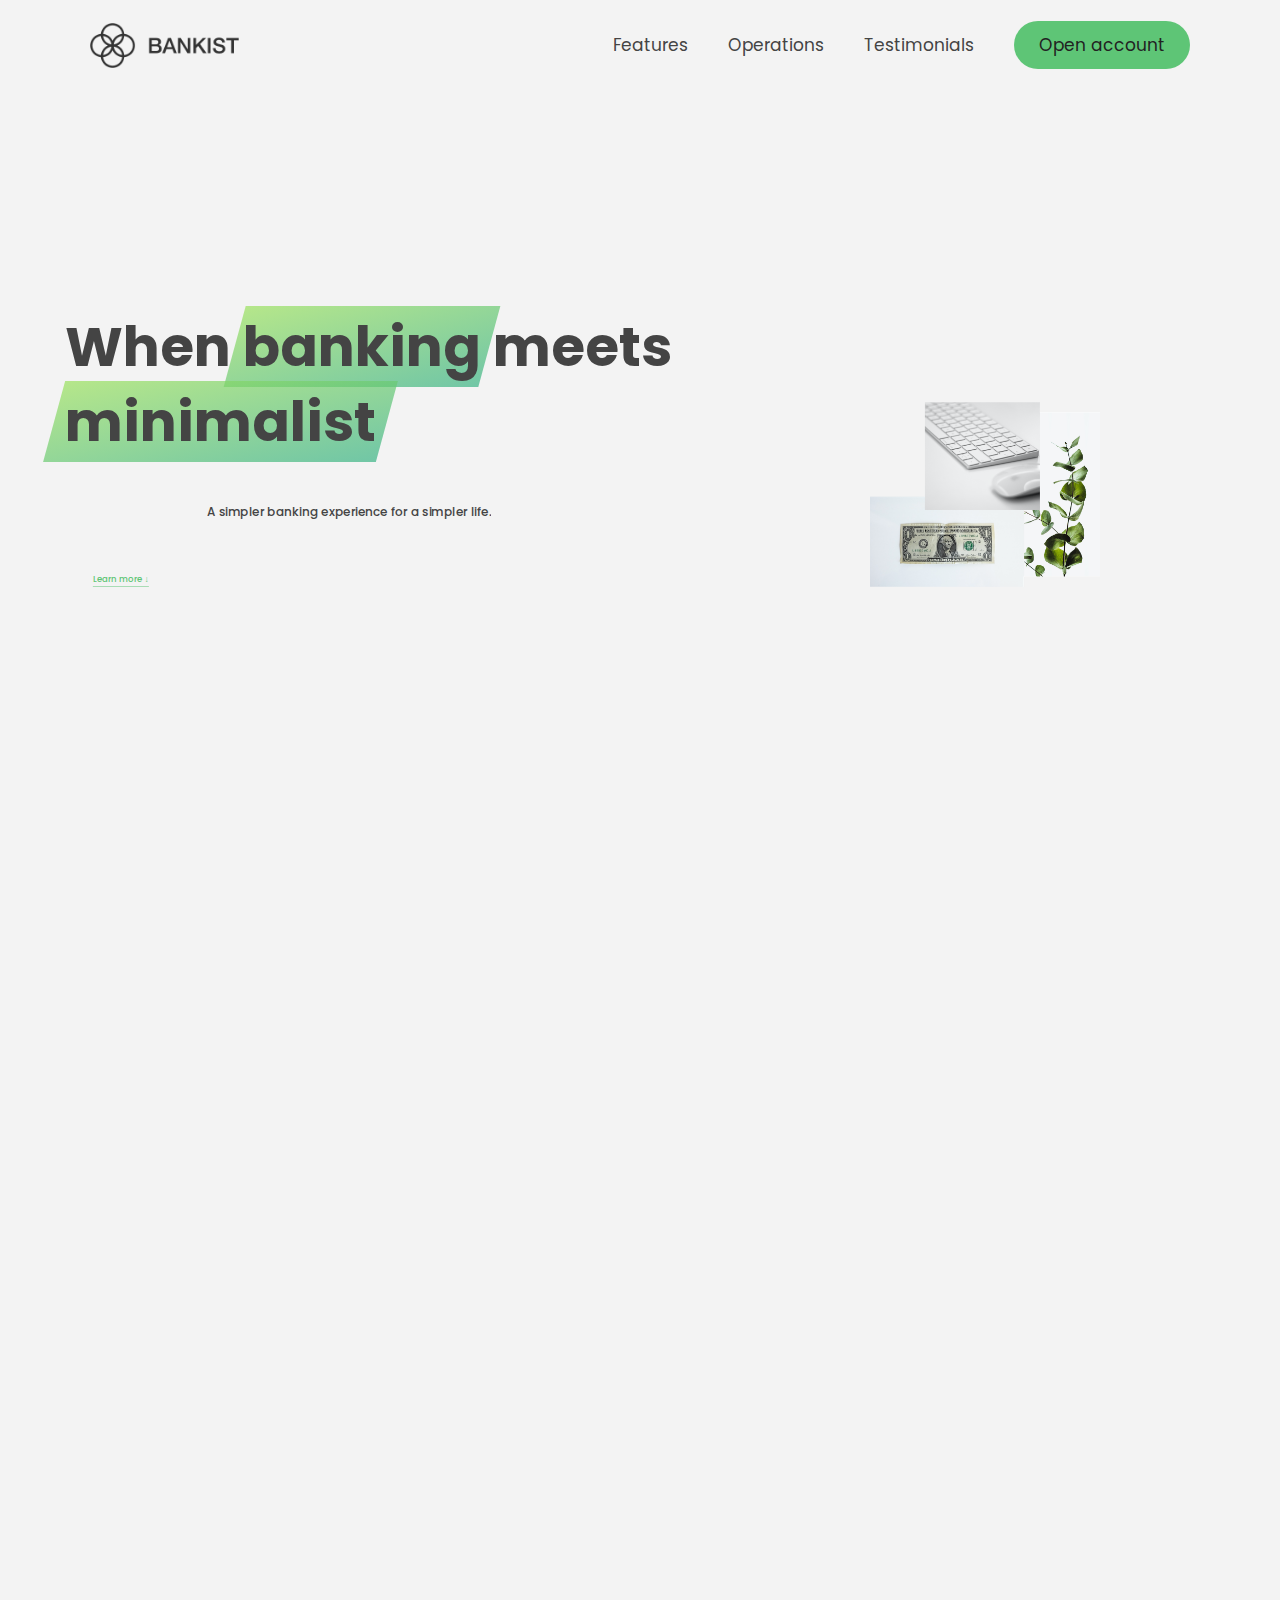
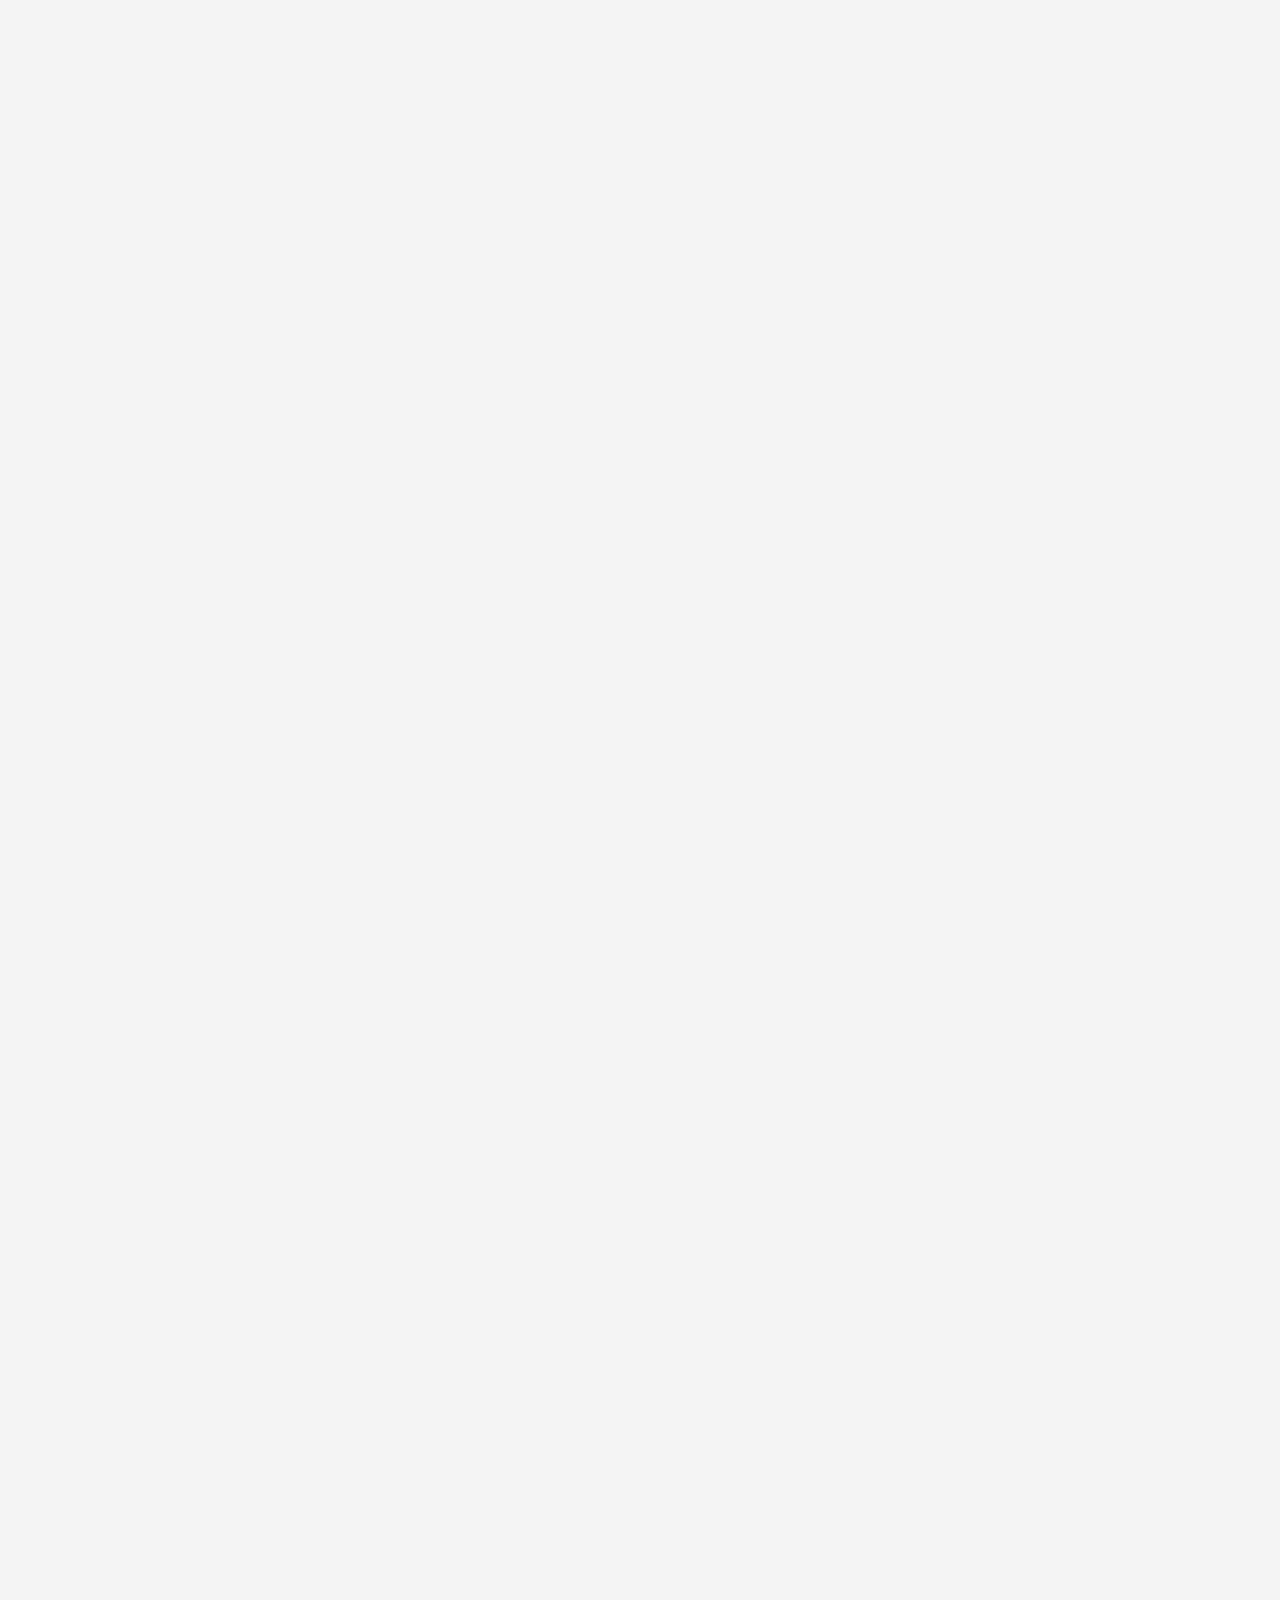
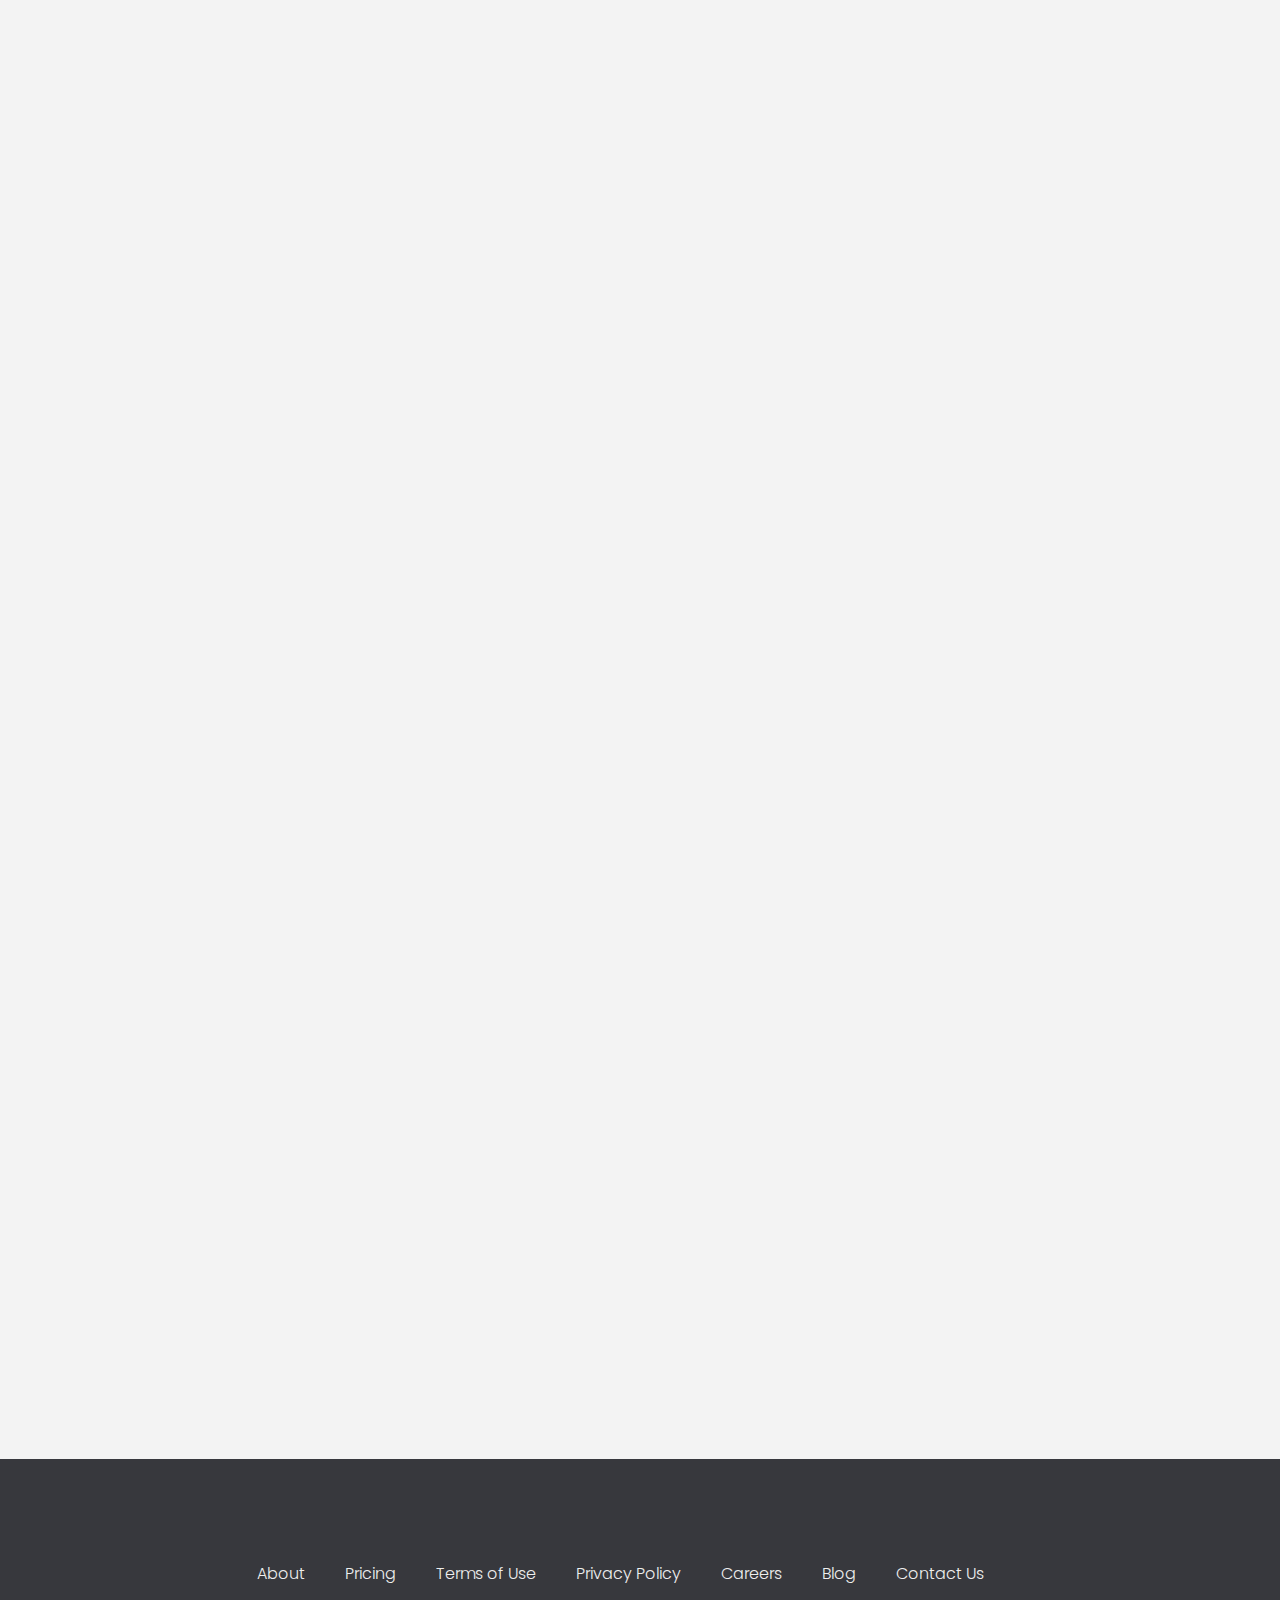
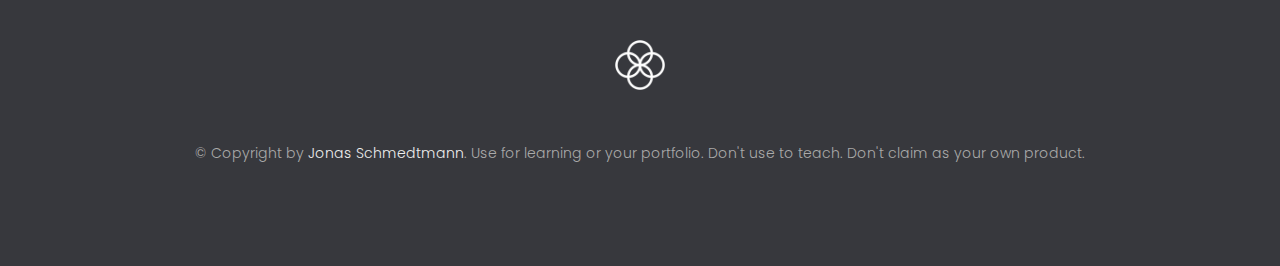
<file: 13-Advanced-DOM-Bankist/index.html>
<!DOCTYPE html>
<html lang="en">
  <head>
    <meta charset="UTF-8" />
    <meta name="viewport" content="width=device-width, initial-scale=1.0" />
    <meta http-equiv="X-UA-Compatible" content="ie=edge" />
    <link rel="shortcut icon" type="image/png" href="img/icon.png" />

    <link
      href="https://fonts.googleapis.com/css?family=Poppins:300,400,500,600&display=swap"
      rel="stylesheet"
    />
    <link rel="stylesheet" href="style.css" />
    <title>Bankist | When Banking meets Minimalist</title>

    <script defer src="script.js"></script>
  </head>
  <body>
    <header class="header">
      <nav class="nav">
        <img
          src="img/logo.png"
          alt="Bankist logo"
          class="nav__logo"
          id="logo"
          designer="john"
          data-version-number="3"
        />
        <ul class="nav__links">
          <li class="nav__item">
            <a class="nav__link" href="#section--1">Features</a>
          </li>
          <li class="nav__item">
            <a class="nav__link" href="#section--2">Operations</a>
          </li>
          <li class="nav__item">
            <a class="nav__link" href="#section--3">Testimonials</a>
          </li>
          <li class="nav__item">
            <a class="nav__link nav__link--btn btn--show-modal" href="#"
              >Open account</a
            >
          </li>
        </ul>
      </nav>

      <div class="header__title">
        <h1 onClick="alert('HTML Alert')">
          When
          <!-- Green highlight effect -->
          <span class="highlight">banking</span>
          meets<br />
          <span class="highlight">minimalist</span>
        </h1>
        <h4>A simpler banking experience for a simpler life.</h4>
        <button class="btn--text btn--scroll-to">Learn more &DownArrow;</button>
        <img
          src="img/hero.png"
          class="header__img"
          alt="Minimalist bank items"
        />
      </div>
    </header>

    <section class="section" id="section--1">
      <div class="section__title">
        <h2 class="section__description">Features</h2>
        <h3 class="section__header">
          Everything you need in a modern bank and more.
        </h3>
      </div>

      <div class="features">
        <img
          src="img/digital-lazy.jpg"
          data-src="img/digital.jpg"
          alt="Computer"
          class="features__img lazy-img"
        />
        <div class="features__feature">
          <div class="features__icon">
            <svg>
              <use xlink:href="img/icons.svg#icon-monitor"></use>
            </svg>
          </div>
          <h5 class="features__header">100% digital bank</h5>
          <p>
            Lorem ipsum dolor sit amet consectetur adipisicing elit. Unde alias
            sint quos? Accusantium a fugiat porro reiciendis saepe quibusdam
            debitis ducimus.
          </p>
        </div>

        <div class="features__feature">
          <div class="features__icon">
            <svg>
              <use xlink:href="img/icons.svg#icon-trending-up"></use>
            </svg>
          </div>
          <h5 class="features__header">Watch your money grow</h5>
          <p>
            Nesciunt quos autem dolorum voluptates cum dolores dicta fuga
            inventore ab? Nulla incidunt eius numquam sequi iste pariatur
            quibusdam!
          </p>
        </div>
        <img
          src="img/grow-lazy.jpg"
          data-src="img/grow.jpg"
          alt="Plant"
          class="features__img lazy-img"
        />

        <img
          src="img/card-lazy.jpg"
          data-src="img/card.jpg"
          alt="Credit card"
          class="features__img lazy-img"
        />
        <div class="features__feature">
          <div class="features__icon">
            <svg>
              <use xlink:href="img/icons.svg#icon-credit-card"></use>
            </svg>
          </div>
          <h5 class="features__header">Free debit card included</h5>
          <p>
            Quasi, fugit in cumque cupiditate reprehenderit debitis animi enim
            eveniet consequatur odit quam quos possimus assumenda dicta fuga
            inventore ab.
          </p>
        </div>
      </div>
    </section>

    <section class="section" id="section--2">
      <div class="section__title">
        <h2 class="section__description">Operations</h2>
        <h3 class="section__header">
          Everything as simple as possible, but no simpler.
        </h3>
      </div>

      <div class="operations">
        <div class="operations__tab-container">
          <button
            class="btn operations__tab operations__tab--1 operations__tab--active"
            data-tab="1"
          >
            <span>01</span>Instant Transfers
          </button>
          <button class="btn operations__tab operations__tab--2" data-tab="2">
            <span>02</span>Instant Loans
          </button>
          <button class="btn operations__tab operations__tab--3" data-tab="3">
            <span>03</span>Instant Closing
          </button>
        </div>
        <div
          class="operations__content operations__content--1 operations__content--active"
        >
          <div class="operations__icon operations__icon--1">
            <svg>
              <use xlink:href="img/icons.svg#icon-upload"></use>
            </svg>
          </div>
          <h5 class="operations__header">
            Tranfser money to anyone, instantly! No fees, no BS.
          </h5>
          <p>
            Lorem ipsum dolor sit amet, consectetur adipisicing elit, sed do
            eiusmod tempor incididunt ut labore et dolore magna aliqua. Ut enim
            ad minim veniam, quis nostrud exercitation ullamco laboris nisi ut
            aliquip ex ea commodo consequat.
          </p>
        </div>

        <div class="operations__content operations__content--2">
          <div class="operations__icon operations__icon--2">
            <svg>
              <use xlink:href="img/icons.svg#icon-home"></use>
            </svg>
          </div>
          <h5 class="operations__header">
            Buy a home or make your dreams come true, with instant loans.
          </h5>
          <p>
            Duis aute irure dolor in reprehenderit in voluptate velit esse
            cillum dolore eu fugiat nulla pariatur. Excepteur sint occaecat
            cupidatat non proident, sunt in culpa qui officia deserunt mollit
            anim id est laborum.
          </p>
        </div>
        <div class="operations__content operations__content--3">
          <div class="operations__icon operations__icon--3">
            <svg>
              <use xlink:href="img/icons.svg#icon-user-x"></use>
            </svg>
          </div>
          <h5 class="operations__header">
            No longer need your account? No problem! Close it instantly.
          </h5>
          <p>
            Excepteur sint occaecat cupidatat non proident, sunt in culpa qui
            officia deserunt mollit anim id est laborum. Ut enim ad minim
            veniam, quis nostrud exercitation ullamco laboris nisi ut aliquip ex
            ea commodo consequat.
          </p>
        </div>
      </div>
    </section>

    <section class="section" id="section--3">
      <div class="section__title section__title--testimonials">
        <h2 class="section__description">Not sure yet?</h2>
        <h3 class="section__header">
          Millions of Bankists are already making their lifes simpler.
        </h3>
      </div>

      <div class="slider">
        <div class="slide slide--1">
          <div class="testimonial">
            <h5 class="testimonial__header">Best financial decision ever!</h5>
            <blockquote class="testimonial__text">
              Lorem ipsum dolor sit, amet consectetur adipisicing elit.
              Accusantium quas quisquam non? Quas voluptate nulla minima
              deleniti optio ullam nesciunt, numquam corporis et asperiores
              laboriosam sunt, praesentium suscipit blanditiis. Necessitatibus
              id alias reiciendis, perferendis facere pariatur dolore veniam
              autem esse non voluptatem saepe provident nihil molestiae.
            </blockquote>
            <address class="testimonial__author">
              <img src="img/user-1.jpg" alt="" class="testimonial__photo" />
              <h6 class="testimonial__name">Aarav Lynn</h6>
              <p class="testimonial__location">San Francisco, USA</p>
            </address>
          </div>
        </div>

        <div class="slide slide--2">
          <div class="testimonial">
            <h5 class="testimonial__header">
              The last step to becoming a complete minimalist
            </h5>
            <blockquote class="testimonial__text">
              Quisquam itaque deserunt ullam, quia ea repellendus provident,
              ducimus neque ipsam modi voluptatibus doloremque, corrupti
              laborum. Incidunt numquam perferendis veritatis neque repellendus.
              Lorem, ipsum dolor sit amet consectetur adipisicing elit. Illo
              deserunt exercitationem deleniti.
            </blockquote>
            <address class="testimonial__author">
              <img src="img/user-2.jpg" alt="" class="testimonial__photo" />
              <h6 class="testimonial__name">Miyah Miles</h6>
              <p class="testimonial__location">London, UK</p>
            </address>
          </div>
        </div>

        <div class="slide slide--3">
          <div class="testimonial">
            <h5 class="testimonial__header">
              Finally free from old-school banks
            </h5>
            <blockquote class="testimonial__text">
              Debitis, nihil sit minus suscipit magni aperiam vel tenetur
              incidunt commodi architecto numquam omnis nulla autem,
              necessitatibus blanditiis modi similique quidem. Odio aliquam
              culpa dicta beatae quod maiores ipsa minus consequatur error sunt,
              deleniti saepe aliquid quos inventore sequi. Necessitatibus id
              alias reiciendis, perferendis facere.
            </blockquote>
            <address class="testimonial__author">
              <img src="img/user-3.jpg" alt="" class="testimonial__photo" />
              <h6 class="testimonial__name">Francisco Gomes</h6>
              <p class="testimonial__location">Lisbon, Portugal</p>
            </address>
          </div>
        </div>

        <!-- <div class="slide"><img src="img/img-1.jpg" alt="Photo 1" /></div>
        <div class="slide"><img src="img/img-2.jpg" alt="Photo 2" /></div>
        <div class="slide"><img src="img/img-3.jpg" alt="Photo 3" /></div>
        <div class="slide"><img src="img/img-4.jpg" alt="Photo 4" /></div> -->
        <button class="slider__btn slider__btn--left">&larr;</button>
        <button class="slider__btn slider__btn--right">&rarr;</button>
        <div class="dots"></div>
      </div>
    </section>

    <section class="section section--sign-up">
      <div class="section__title">
        <h3 class="section__header">
          The best day to join Bankist was one year ago. The second best is
          today!
        </h3>
      </div>
      <button class="btn btn--show-modal">Open your free account today!</button>
    </section>

    <footer class="footer">
      <ul class="footer__nav">
        <li class="footer__item">
          <a class="footer__link" href="#">About</a>
        </li>
        <li class="footer__item">
          <a class="footer__link" href="#">Pricing</a>
        </li>
        <li class="footer__item">
          <a class="footer__link" href="#">Terms of Use</a>
        </li>
        <li class="footer__item">
          <a class="footer__link" href="#">Privacy Policy</a>
        </li>
        <li class="footer__item">
          <a class="footer__link" href="#">Careers</a>
        </li>
        <li class="footer__item">
          <a class="footer__link" href="#">Blog</a>
        </li>
        <li class="footer__item">
          <a class="footer__link" href="#">Contact Us</a>
        </li>
      </ul>
      <img src="img/icon.png" alt="Logo" class="footer__logo" />
      <p class="footer__copyright">
        &copy; Copyright by
        <a
          class="footer__link twitter-link"
          target="_blank"
          href="https://twitter.com/jonasschmedtman"
          >Jonas Schmedtmann</a
        >. Use for learning or your portfolio. Don't use to teach. Don't claim
        as your own product.
      </p>
    </footer>

    <div class="modal hidden">
      <button class="btn--close-modal">&times;</button>
      <h2 class="modal__header">
        Open your bank account <br />
        in just <span class="highlight">5 minutes</span>
      </h2>
      <form class="modal__form">
        <label>First Name</label>
        <input type="text" />
        <label>Last Name</label>
        <input type="text" />
        <label>Email Address</label>
        <input type="email" />
        <button class="btn">Next step &rarr;</button>
      </form>
    </div>
    <div class="overlay hidden"></div>

    <!-- Location for older browsers -->
    <!-- <script src="script.js"></script> -->
  </body>
</html>
</file>
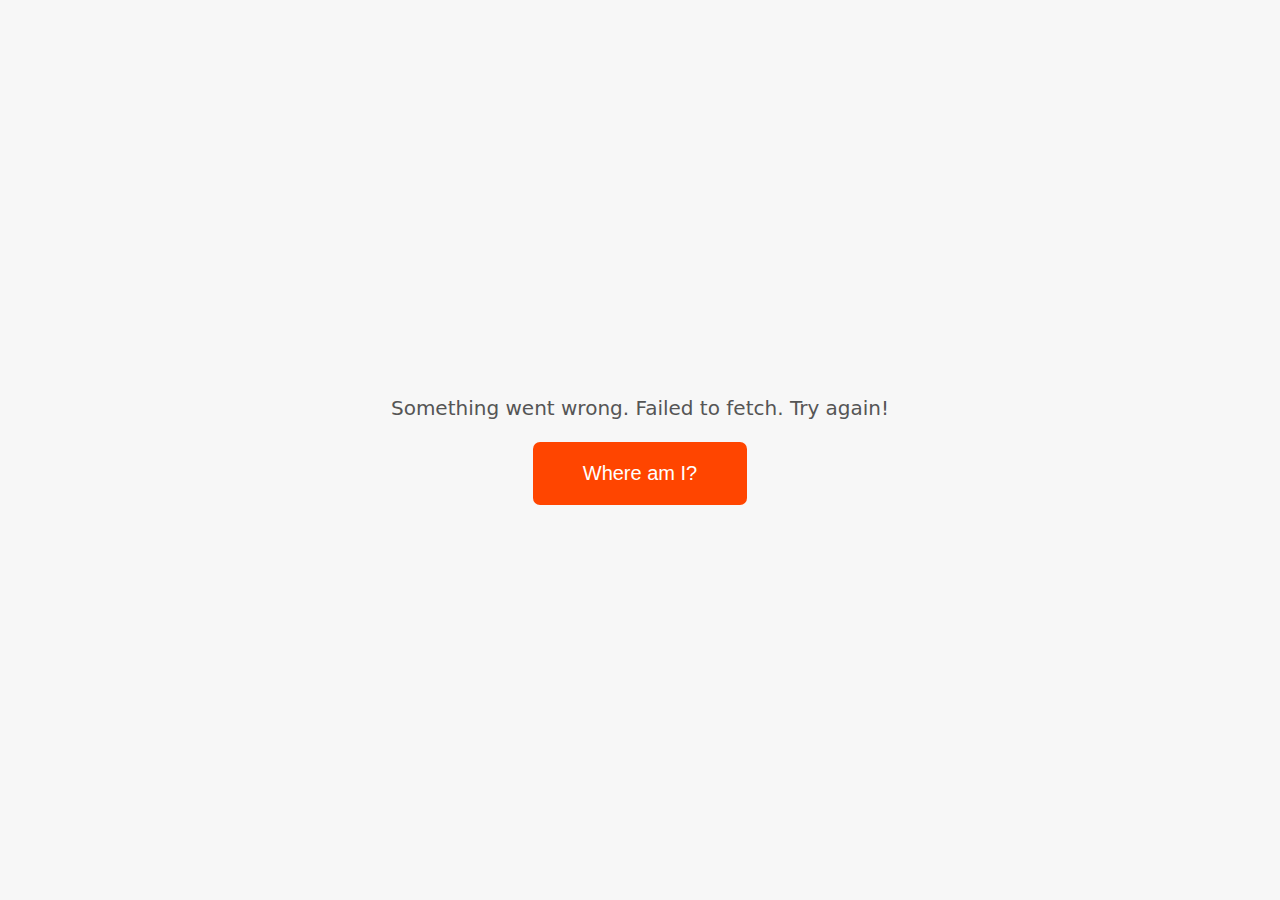
<file: 16-Asynchronous/index.html>
<!DOCTYPE html>
<html lang="en">
  <head>
    <meta charset="UTF-8" />
    <meta name="viewport" content="width=device-width, initial-scale=1.0" />
    <meta http-equiv="X-UA-Compatible" content="ie=edge" />
    <link rel="stylesheet" href="style.css" />
    <script defer src="script.js"></script>
    <title>Asynchronous JavaScript</title>
  </head>
  <body>
    <main class="container">
      <div class="countries">
        
      </div>
      <br/><br/>
      <button class="btn-country">Where am I?</button>
      <div class="images"></div>
    </main>
  </body>
</html>
</file>
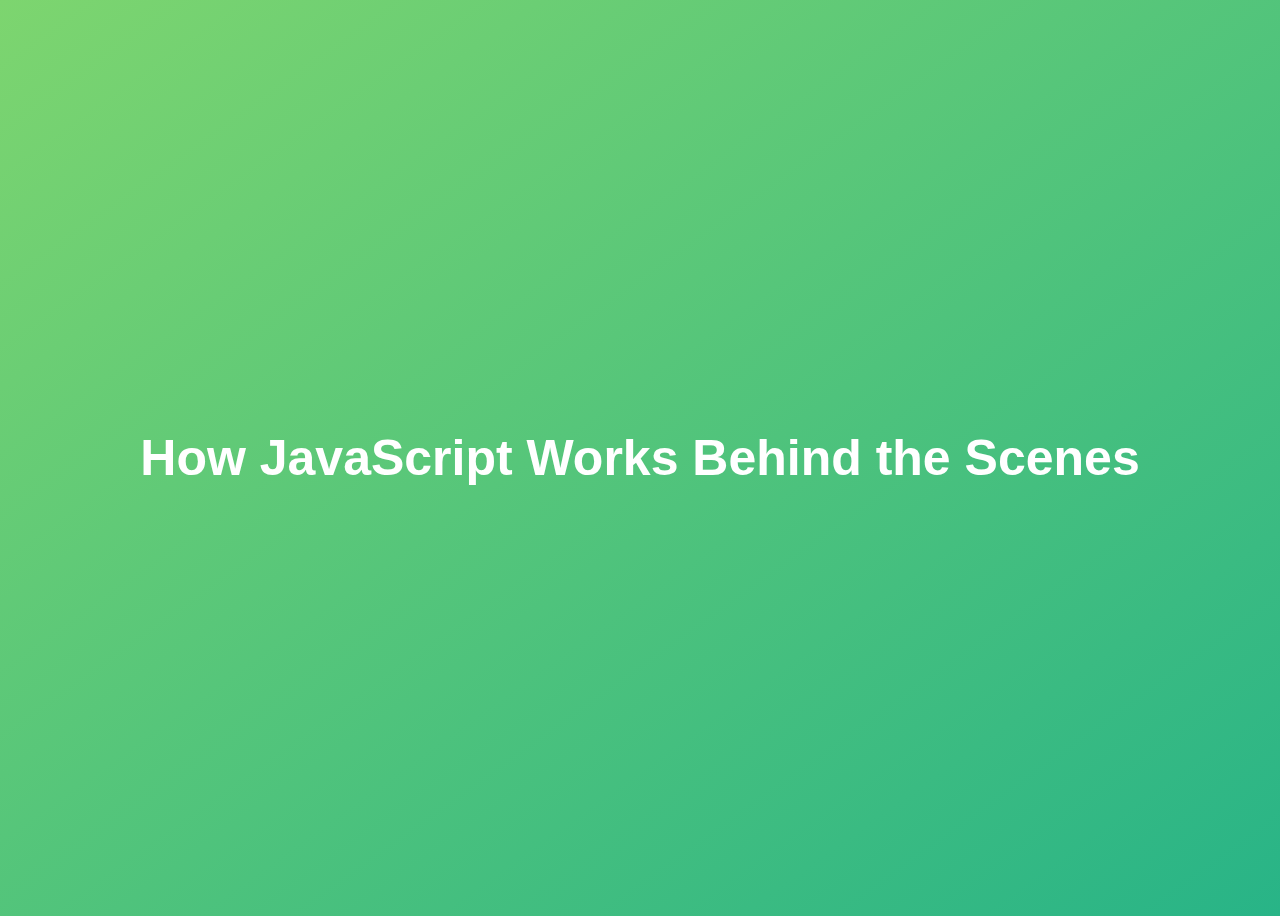
<file: 08-Behind-the-Scenes/starter/index.html>
<!DOCTYPE html>
<html lang="en">
  <head>
    <meta charset="UTF-8" />
    <meta name="viewport" content="width=device-width, initial-scale=1.0" />
    <meta http-equiv="X-UA-Compatible" content="ie=edge" />
    <title>How JavaScript Works Behind the Scenes</title>
    <style>
      body {
        height: 100vh;
        display: flex;
        align-items: center;
        background: linear-gradient(to top left, #28b487, #7dd56f);
      }
      h1 {
        font-family: sans-serif;
        font-size: 50px;
        line-height: 1.3;
        width: 100%;
        padding: 30px;
        text-align: center;
        color: white;
      }
    </style>
  </head>
  <body>
    <h1>How JavaScript Works Behind the Scenes</h1>
    <script src="script.js"></script>
  </body>
</html>
</file>
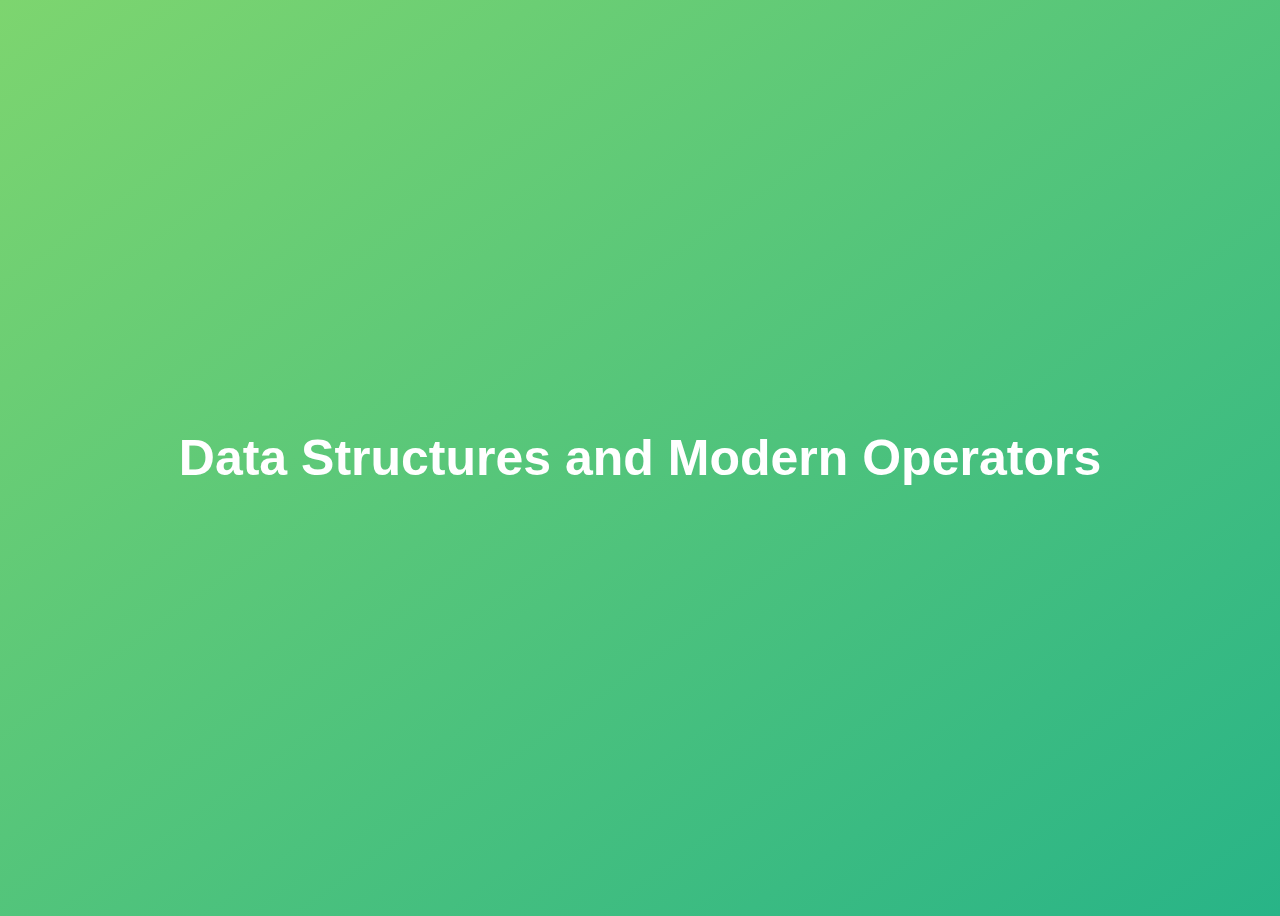
<file: 09-Data-Structures-Operators/starter/index.html>
<!DOCTYPE html>
<html lang="en">
  <head>
    <meta charset="UTF-8" />
    <meta name="viewport" content="width=device-width, initial-scale=1.0" />
    <meta http-equiv="X-UA-Compatible" content="ie=edge" />
    <title>Data Structures and Modern Operators</title>
    <style>
      body {
        height: 100vh;
        display: flex;
        align-items: center;
        background: linear-gradient(to top left, #28b487, #7dd56f);
      }
      h1 {
        font-family: sans-serif;
        font-size: 50px;
        line-height: 1.3;
        width: 100%;
        padding: 30px;
        text-align: center;
        color: white;
      }
      button {
        width: 50px;
        height: 20px;
        margin: 10px;
      }
      textarea {
        width: 300px;
        height: 100px;
      }
    </style>
  </head>
  <body>
    <h1>Data Structures and Modern Operators</h1>
    <script src="script.js"></script>
  </body>
</html>
</file>
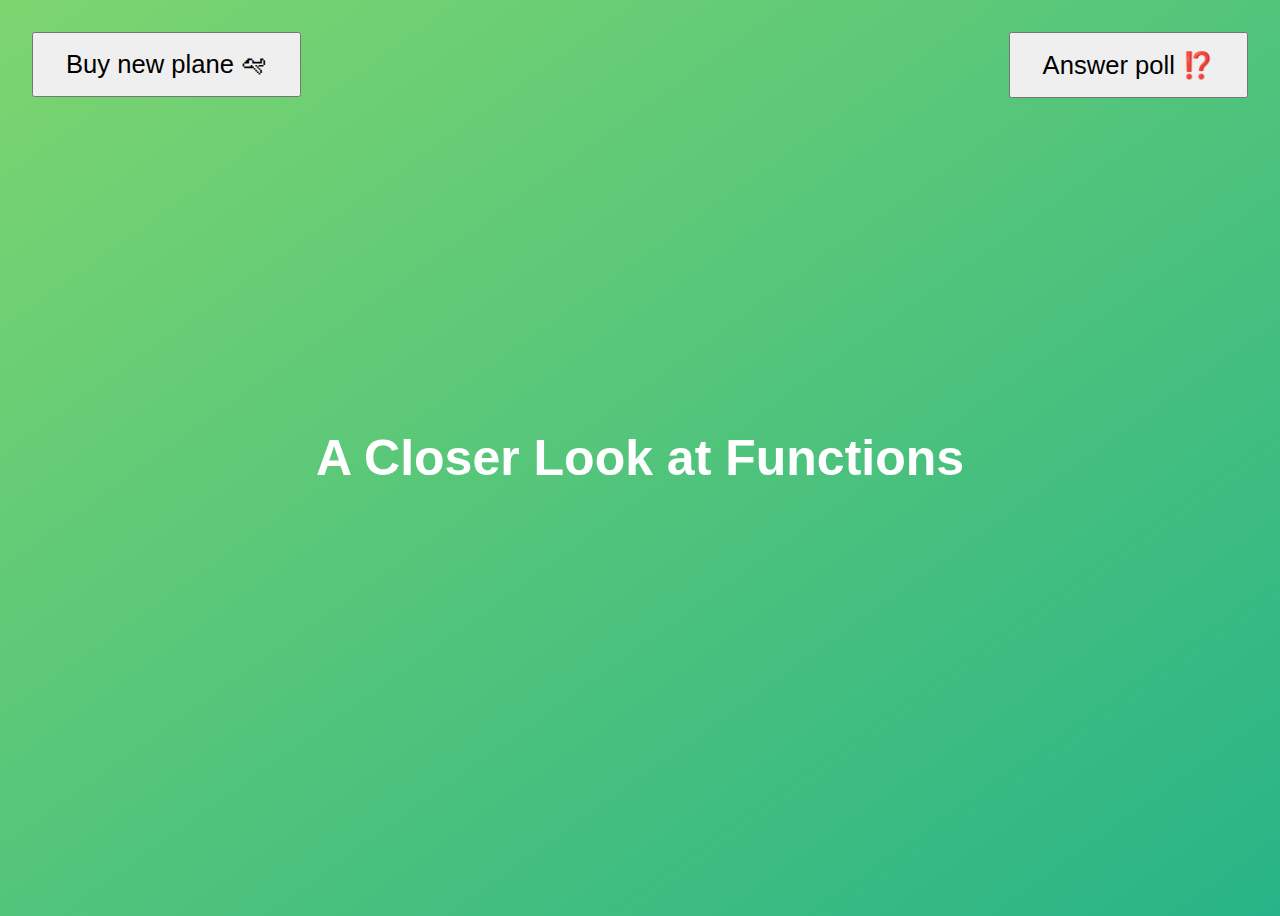
<file: 10-Functions /poll/index.html>
<!DOCTYPE html>
<html lang="en">
  <head>
    <meta charset="UTF-8" />
    <meta name="viewport" content="width=device-width, initial-scale=1.0" />
    <meta http-equiv="X-UA-Compatible" content="ie=edge" />
    <title>A Closer Look at Functions</title>
    <style>
      body {
        height: 100vh;
        display: flex;
        align-items: center;
        background: linear-gradient(to top left, #28b487, #7dd56f);
      }
      h1 {
        font-family: sans-serif;
        font-size: 50px;
        line-height: 1.3;
        width: 100%;
        padding: 30px;
        text-align: center;
        color: white;
      }
      .buy,
      .poll {
        font-size: 1.6rem;
        padding: 1rem 2rem;
        position: absolute;
        top: 2rem;
      }
      .buy {
        left: 2rem;
      }
      .poll {
        right: 2rem;
      }
    </style>
  </head>
  <body>
    <h1>A Closer Look at Functions</h1>
    <button class="buy">Buy new plane 🛩</button>
    <button class="poll">Answer poll ⁉️</button>
    <script src="script.js"></script>
  </body>
</html>
</file>
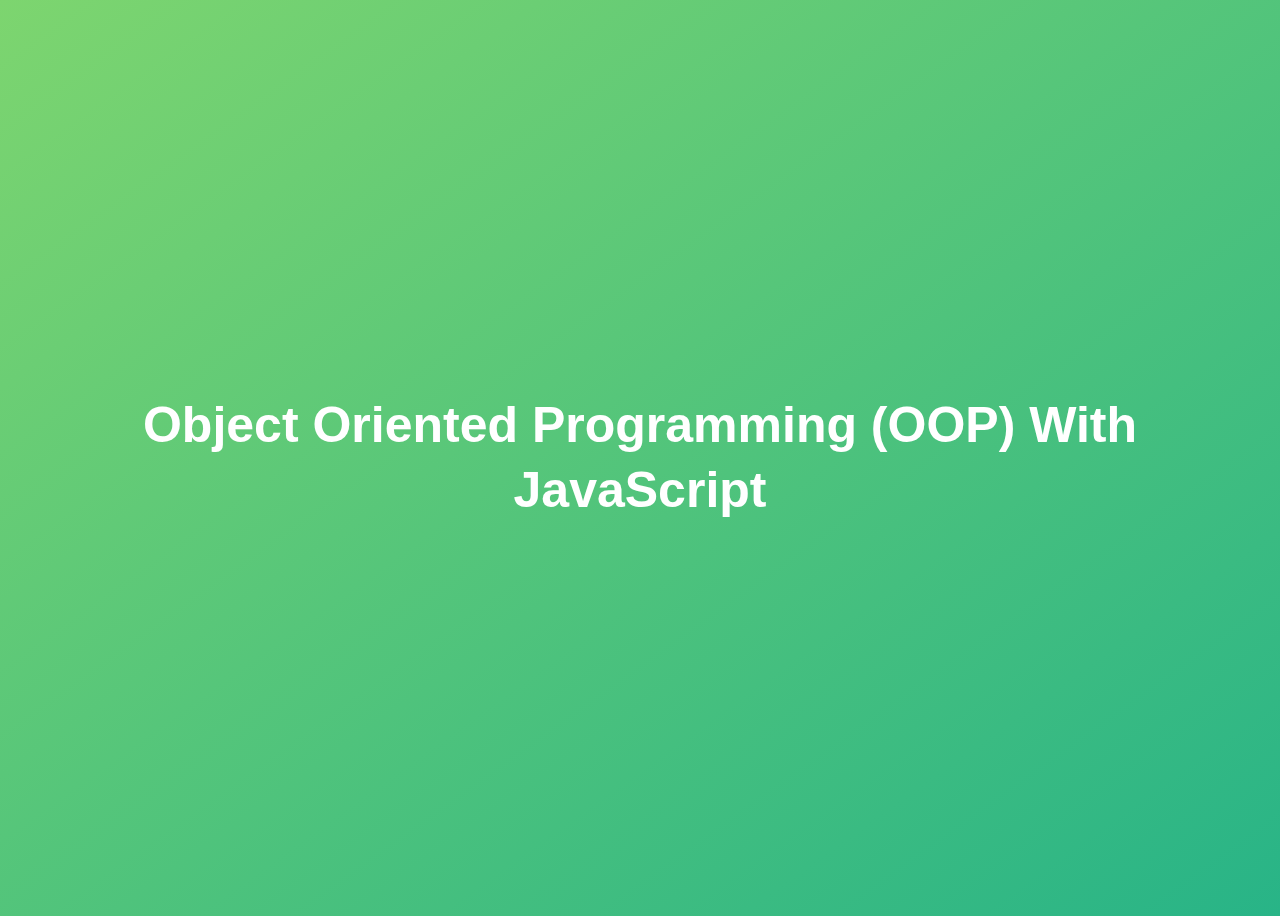
<file: 14-OOP/starter/index.html>
<!DOCTYPE html>
<html lang="en">
  <head>
    <meta charset="UTF-8" />
    <meta name="viewport" content="width=device-width, initial-scale=1.0" />
    <meta http-equiv="X-UA-Compatible" content="ie=edge" />
    <title>Object Oriented Programming (OOP) With JavaScript</title>
    <style>
      body {
        height: 100vh;
        display: flex;
        align-items: center;
        background: linear-gradient(to top left, #28b487, #7dd56f);
      }
      h1 {
        font-family: sans-serif;
        font-size: 50px;
        line-height: 1.3;
        width: 100%;
        padding: 30px;
        text-align: center;
        color: white;
      }
    </style>
    <script defer src="script.js"></script>
  </head>
  <body>
    <h1>Object Oriented Programming (OOP) With JavaScript</h1>
  </body>
</html>
</file>
<file: 13-Advanced-DOM-Bankist/style.css>
/* The page is NOT responsive. You can implement responsiveness yourself if you wanna have some fun 😃 */

:root {
  --color-primary: #5ec576;
  --color-secondary: #ffcb03;
  --color-tertiary: #ff585f;
  --color-primary-darker: #4bbb7d;
  --color-secondary-darker: #ffbb00;
  --color-tertiary-darker: #fd424b;
  --color-primary-opacity: #5ec5763a;
  --color-secondary-opacity: #ffcd0331;
  --color-tertiary-opacity: #ff58602d;
  --gradient-primary: linear-gradient(to top left, #39b385, #9be15d);
  --gradient-secondary: linear-gradient(to top left, #ffb003, #ffcb03);
}

* {
  margin: 0;
  padding: 0;
  box-sizing: inherit;
}

html {
  font-size: 62.5%;
  box-sizing: border-box;
}

body {
  font-family: 'Poppins', sans-serif;
  font-weight: 300;
  color: #444;
  line-height: 1.9;
  background-color: #f3f3f3;
}

/* GENERAL ELEMENTS */
.section {
  padding: 15rem 3rem;
  border-top: 1px solid #ddd;

  transition: transform 1s, opacity 1s;
}

.section--hidden {
  opacity: 0;
  transform: translateY(8rem);
}

.section__title {
  max-width: 80rem;
  margin: 0 auto 8rem auto;
}

.section__description {
  font-size: 1.8rem;
  font-weight: 600;
  text-transform: uppercase;
  color: var(--color-primary);
  margin-bottom: 1rem;
}

.section__header {
  font-size: 4rem;
  line-height: 1.3;
  font-weight: 500;
}

.btn {
  display: inline-block;
  background-color: var(--color-primary);
  font-size: 1.6rem;
  font-family: inherit;
  font-weight: 500;
  border: none;
  padding: 1.25rem 4.5rem;
  border-radius: 10rem;
  cursor: pointer;
  transition: all 0.3s;
}

.btn:hover {
  background-color: var(--color-primary-darker);
}

.btn--text {
  display: inline-block;
  background: none;
  font-size: 1.7rem;
  font-family: inherit;
  font-weight: 500;
  color: var(--color-primary);
  border: none;
  border-bottom: 1px solid currentColor;
  padding-bottom: 2px;
  cursor: pointer;
  transition: all 0.3s;
}

p {
  color: #666;
}

/* This is BAD for accessibility! Don't do in the real world! */
button:focus {
  outline: none;
}

img {
  transition: filter 0.5s;
}

.lazy-img {
  filter: blur(20px);
}

/* NAVIGATION */
.nav {
  display: flex;
  justify-content: space-between;
  align-items: center;
  height: 9rem;
  width: 100%;
  padding: 0 6rem;
  z-index: 100;
}

/* nav and stickly class at the same time */
.nav.sticky {
  position: fixed;
  background-color: rgba(255, 255, 255, 0.95);
}

.nav__logo {
  height: 4.5rem;
  transition: all 0.3s;
}

.nav__links {
  display: flex;
  align-items: center;
  list-style: none;
}

.nav__item {
  margin-left: 4rem;
}

.nav__link:link,
.nav__link:visited {
  font-size: 1.7rem;
  font-weight: 400;
  color: inherit;
  text-decoration: none;
  display: block;
  transition: all 0.3s;
}

.nav__link--btn:link,
.nav__link--btn:visited {
  padding: 0.8rem 2.5rem;
  border-radius: 3rem;
  background-color: var(--color-primary);
  color: #222;
}

.nav__link--btn:hover,
.nav__link--btn:active {
  color: inherit;
  background-color: var(--color-primary-darker);
  color: #333;
}

/* HEADER */
.header {
  padding: 0 3rem;
  height: 100vh;
  display: flex;
  flex-direction: column;
  align-items: center;
}

.header__title {
  flex: 1;

  max-width: 115rem;
  display: grid;
  grid-template-columns: 3fr 2fr;
  row-gap: 3rem;
  align-content: center;
  justify-content: center;

  align-items: start;
  justify-items: start;
}

h1 {
  font-size: 5.5rem;
  line-height: 1.35;
}

h4 {
  font-size: 2.4rem;
  font-weight: 500;
}

.header__img {
  width: 100%;
  grid-column: 2 / 3;
  grid-row: 1 / span 4;
  transform: translateY(-6rem);
}

.highlight {
  position: relative;
}

.highlight::after {
  display: block;
  content: '';
  position: absolute;
  bottom: 0;
  left: 0;
  height: 100%;
  width: 100%;
  z-index: -1;
  opacity: 0.7;
  transform: scale(1.07, 1.05) skewX(-15deg);
  background-image: var(--gradient-primary);
}

/* FEATURES */
.features {
  display: grid;
  grid-template-columns: 1fr 1fr;
  gap: 4rem;
  margin: 0 12rem;
}

.features__img {
  width: 100%;
}

.features__feature {
  align-self: center;
  justify-self: center;
  width: 70%;
  font-size: 1.5rem;
}

.features__icon {
  display: flex;
  align-items: center;
  justify-content: center;
  background-color: var(--color-primary-opacity);
  height: 5.5rem;
  width: 5.5rem;
  border-radius: 50%;
  margin-bottom: 2rem;
}

.features__icon svg {
  height: 2.5rem;
  width: 2.5rem;
  fill: var(--color-primary);
}

.features__header {
  font-size: 2rem;
  margin-bottom: 1rem;
}

/* OPERATIONS */
.operations {
  max-width: 100rem;
  margin: 12rem auto 0 auto;

  background-color: #fff;
}

.operations__tab-container {
  display: flex;
  justify-content: center;
}

.operations__tab {
  margin-right: 2.5rem;
  transform: translateY(-50%);
}

.operations__tab span {
  margin-right: 1rem;
  font-weight: 600;
  display: inline-block;
}

.operations__tab--1 {
  background-color: var(--color-secondary);
}

.operations__tab--1:hover {
  background-color: var(--color-secondary-darker);
}

.operations__tab--3 {
  background-color: var(--color-tertiary);
  margin: 0;
}

.operations__tab--3:hover {
  background-color: var(--color-tertiary-darker);
}

.operations__tab--active {
  transform: translateY(-66%);
}

.operations__content {
  display: none;

  /* JUST PRESENTATIONAL */
  font-size: 1.7rem;
  padding: 2.5rem 7rem 6.5rem 7rem;
}

.operations__content--active {
  display: grid;
  grid-template-columns: 7rem 1fr;
  column-gap: 3rem;
  row-gap: 0.5rem;
}

.operations__header {
  font-size: 2.25rem;
  font-weight: 500;
  align-self: center;
}

.operations__icon {
  display: flex;
  align-items: center;
  justify-content: center;
  height: 7rem;
  width: 7rem;
  border-radius: 50%;
}

.operations__icon svg {
  height: 2.75rem;
  width: 2.75rem;
}

.operations__content p {
  grid-column: 2;
}

.operations__icon--1 {
  background-color: var(--color-secondary-opacity);
}
.operations__icon--2 {
  background-color: var(--color-primary-opacity);
}
.operations__icon--3 {
  background-color: var(--color-tertiary-opacity);
}
.operations__icon--1 svg {
  fill: var(--color-secondary-darker);
}
.operations__icon--2 svg {
  fill: var(--color-primary);
}
.operations__icon--3 svg {
  fill: var(--color-tertiary);
}

/* SLIDER */
.slider {
  max-width: 100rem;
  height: 50rem;
  margin: 0 auto;
  position: relative;

  /* IN THE END */
  overflow: hidden;
}

.slide {
  position: absolute;
  top: 0;
  width: 100%;
  height: 50rem;

  display: flex;
  align-items: center;
  justify-content: center;

  /* THIS creates the animation! */
  transition: transform 1s;
}

.slide > img {
  /* Only for images that have different size than slide */
  width: 100%;
  height: 100%;
  object-fit: cover;
}

.slider__btn {
  position: absolute;
  top: 50%;
  z-index: 10;

  border: none;
  background: rgba(255, 255, 255, 0.7);
  font-family: inherit;
  color: #333;
  border-radius: 50%;
  height: 5.5rem;
  width: 5.5rem;
  font-size: 3.25rem;
  cursor: pointer;
}

.slider__btn--left {
  left: 6%;
  transform: translate(-50%, -50%);
}

.slider__btn--right {
  right: 6%;
  transform: translate(50%, -50%);
}

.dots {
  position: absolute;
  bottom: 5%;
  left: 50%;
  transform: translateX(-50%);
  display: flex;
}

.dots__dot {
  border: none;
  background-color: #b9b9b9;
  opacity: 0.7;
  height: 1rem;
  width: 1rem;
  border-radius: 50%;
  margin-right: 1.75rem;
  cursor: pointer;
  transition: all 0.5s;

  /* Only necessary when overlying images */
  /* box-shadow: 0 0.6rem 1.5rem rgba(0, 0, 0, 0.7); */
}

.dots__dot:last-child {
  margin: 0;
}

.dots__dot--active {
  /* background-color: #fff; */
  background-color: #888;
  opacity: 1;
}

/* TESTIMONIALS */
.testimonial {
  width: 65%;
  position: relative;
}

.testimonial::before {
  content: '\201C';
  position: absolute;
  top: -5.7rem;
  left: -6.8rem;
  line-height: 1;
  font-size: 20rem;
  font-family: inherit;
  color: var(--color-primary);
  z-index: -1;
}

.testimonial__header {
  font-size: 2.25rem;
  font-weight: 500;
  margin-bottom: 1.5rem;
}

.testimonial__text {
  font-size: 1.7rem;
  margin-bottom: 3.5rem;
  color: #666;
}

.testimonial__author {
  margin-left: 3rem;
  font-style: normal;

  display: grid;
  grid-template-columns: 6.5rem 1fr;
  column-gap: 2rem;
}

.testimonial__photo {
  grid-row: 1 / span 2;
  width: 6.5rem;
  border-radius: 50%;
}

.testimonial__name {
  font-size: 1.7rem;
  font-weight: 500;
  align-self: end;
  margin: 0;
}

.testimonial__location {
  font-size: 1.5rem;
}

.section__title--testimonials {
  margin-bottom: 4rem;
}

/* SIGNUP */
.section--sign-up {
  background-color: #37383d;
  border-top: none;
  border-bottom: 1px solid #444;
  text-align: center;
  padding: 10rem 3rem;
}

.section--sign-up .section__header {
  color: #fff;
  text-align: center;
}

.section--sign-up .section__title {
  margin-bottom: 6rem;
}

.section--sign-up .btn {
  font-size: 1.9rem;
  padding: 2rem 5rem;
}

/* FOOTER */
.footer {
  padding: 10rem 3rem;
  background-color: #37383d;
}

.footer__nav {
  list-style: none;
  display: flex;
  justify-content: center;
  margin-bottom: 5rem;
}

.footer__item {
  margin-right: 4rem;
}

.footer__link {
  font-size: 1.6rem;
  color: #eee;
  text-decoration: none;
}

.footer__logo {
  height: 5rem;
  display: block;
  margin: 0 auto;
  margin-bottom: 5rem;
}

.footer__copyright {
  font-size: 1.4rem;
  color: #aaa;
  text-align: center;
}

.footer__copyright .footer__link {
  font-size: 1.4rem;
}

/* MODAL WINDOW */
.modal {
  position: fixed;
  top: 50%;
  left: 50%;
  transform: translate(-50%, -50%);
  max-width: 60rem;
  background-color: #f3f3f3;
  padding: 5rem 6rem;
  box-shadow: 0 4rem 6rem rgba(0, 0, 0, 0.3);
  z-index: 1000;
  transition: all 0.5s;
}

.overlay {
  position: fixed;
  top: 0;
  left: 0;
  width: 100%;
  height: 100%;
  background-color: rgba(0, 0, 0, 0.5);
  backdrop-filter: blur(4px);
  z-index: 100;
  transition: all 0.5s;
}

.modal__header {
  font-size: 3.25rem;
  margin-bottom: 4.5rem;
  line-height: 1.5;
}

.modal__form {
  margin: 0 3rem;
  display: grid;
  grid-template-columns: 1fr 2fr;
  align-items: center;
  gap: 2.5rem;
}

.modal__form label {
  font-size: 1.7rem;
  font-weight: 500;
}

.modal__form input {
  font-size: 1.7rem;
  padding: 1rem 1.5rem;
  border: 1px solid #ddd;
  border-radius: 0.5rem;
}

.modal__form button {
  grid-column: 1 / span 2;
  justify-self: center;
  margin-top: 1rem;
}

.btn--close-modal {
  font-family: inherit;
  color: inherit;
  position: absolute;
  top: 0.5rem;
  right: 2rem;
  font-size: 4rem;
  cursor: pointer;
  border: none;
  background: none;
}

.hidden {
  visibility: hidden;
  opacity: 0;
}

/* COOKIE MESSAGE */
.cookie-message {
  display: flex;
  align-items: center;
  justify-content: space-evenly;
  width: 100%;
  background-color: white;
  color: #bbb;
  font-size: 1.5rem;
  font-weight: 400;
  padding-top: 10px;
  padding-bottom: 10px;
}
</file>
<file: 16-Asynchronous/style.css>
* {
  margin: 0;
  padding: 0;
  box-sizing: inherit;
}

html {
  font-size: 62.5%;
  box-sizing: border-box;
}

body {
  font-family: system-ui;
  color: #555;
  background-color: #f7f7f7;
  min-height: 100vh;

  display: flex;
  align-items: center;
  justify-content: center;
}

.container {
  display: flex;
  flex-flow: column;
  align-items: center;
}

.countries {
  /* margin-bottom: 8rem; */
  display: flex;

  font-size: 2rem;
  opacity: 0;
  transition: opacity 1s;
}

.country {
  background-color: #fff;
  box-shadow: 0 2rem 5rem 1rem rgba(0, 0, 0, 0.1);
  font-size: 1.8rem;
  width: 30rem;
  border-radius: 0.7rem;
  margin: 0 3rem;
  /* overflow: hidden; */
}

.neighbour::before {
  content: 'Neighbour country';
  width: 100%;
  position: absolute;
  top: -4rem;

  text-align: center;
  font-size: 1.8rem;
  font-weight: 600;
  text-transform: uppercase;
  color: #888;
}

.neighbour {
  transform: scale(0.8) translateY(1rem);
  margin-left: 0;
}

.country__img {
  width: 30rem;
  height: 17rem;
  object-fit: cover;
  background-color: #eee;
  border-top-left-radius: 0.7rem;
  border-top-right-radius: 0.7rem;
}

.country__data {
  padding: 2.5rem 3.75rem 3rem 3.75rem;
}

.country__name {
  font-size: 2.7rem;
  margin-bottom: 0.7rem;
}

.country__region {
  font-size: 1.4rem;
  margin-bottom: 2.5rem;
  text-transform: uppercase;
  color: #888;
}

.country__row:not(:last-child) {
  margin-bottom: 1rem;
}

.country__row span {
  display: inline-block;
  margin-right: 2rem;
  font-size: 2.4rem;
}

.btn-country {
  border: none;
  font-size: 2rem;
  padding: 2rem 5rem;
  border-radius: 0.7rem;
  color: white;
  background-color: orangered;
  cursor: pointer;
}

.images {
  display: flex;
}

.images img {
  display: block;
  width: 80rem;
  margin: 4rem;
}

.images img.parallel {
  width: 40rem;
  margin: 2rem;
  border: 3rem solid white;
  box-shadow: 0 2rem 5rem 1rem rgba(0, 0, 0, 0.1);
}
</file>
